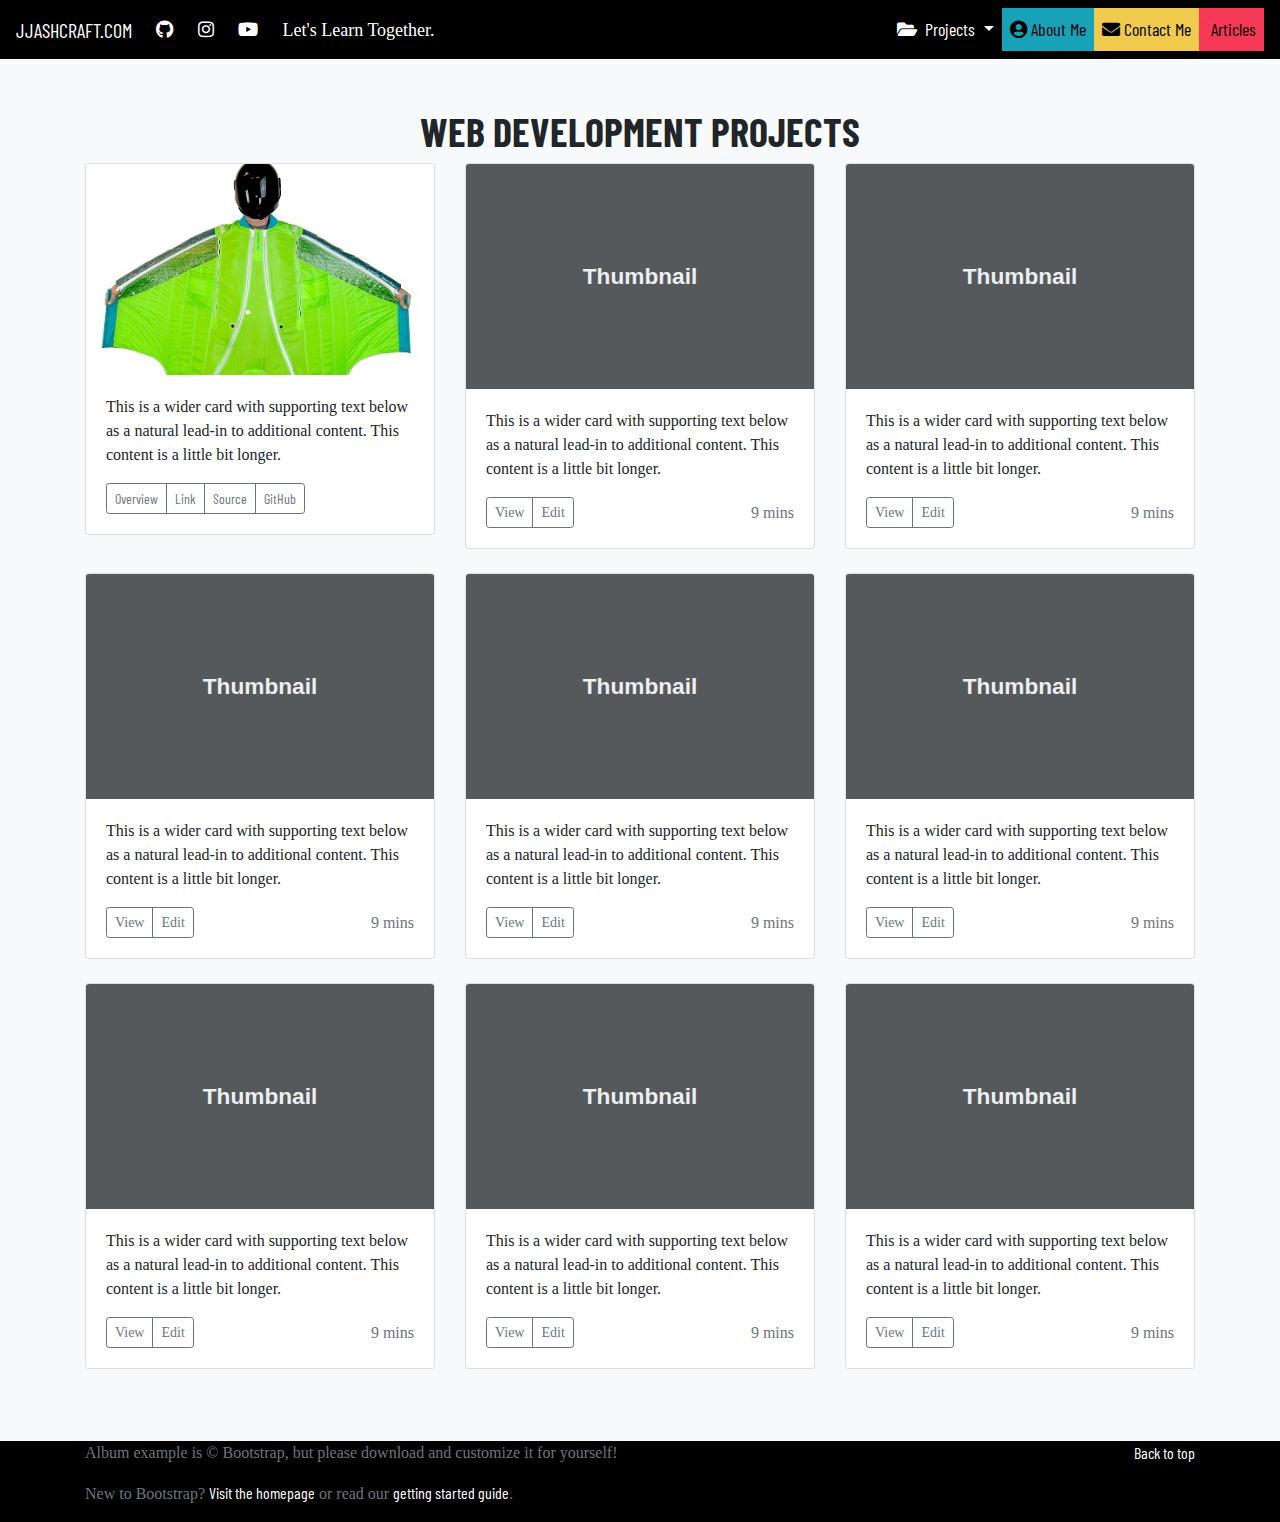
<file: development.html>
<!doctype html>
<html lang="en">
<head>
  <meta charset="utf-8">
  <meta name="viewport" content="width=device-width, initial-scale=1, shrink-to-fit=no">
  <title>JJASHCRAFT.COM</title>
  <link rel="stylesheet" href="https://maxcdn.bootstrapcdn.com/bootstrap/4.0.0/css/bootstrap.min.css" integrity="sha384-Gn5384xqQ1aoWXA+058RXPxPg6fy4IWvTNh0E263XmFcJlSAwiGgFAW/dAiS6JXm" crossorigin="anonymous">
  <link href="https://use.fontawesome.com/releases/v5.0.6/css/all.css" rel="stylesheet">
  <link href="./assets/css/album.css" rel="stylesheet" type="text/css" />
  <style>
    @import url('https://fonts.googleapis.com/css?family=Adamina|Barlow+Condensed:400,500');
  </style>
</head>

  <body>

    <header>

      <nav class="navbar navbar-expand-md navbar-dark text-nowrap static-top justify-content-end navbar-custom">
        <a class="navbar-brand" href="https://www.jjashcraft.com" https://www.jjashcraft.com>JJASHCRAFT.COM&nbsp;&nbsp;</a>
        <div class="d-inline">
          <a class="textlinks" target="_blank" href="https://github.com/JJAshcraft"><i class="fab fa-github"></i></a>
          <a class="textlinks" target="_blank" href="https://www.instagram.com/jjashcraft/"><i class="fab fa-instagram"></i></a>
          <a class="textlinks" target="_blank" href="https://www.youtube.com/c/JJASHCRAFT"><i class="fab fa-youtube"></i></a>
          <span class="text-white">Let's Learn Together.</span>
        </div>

        <button class="navbar-toggler" type="button" data-toggle="collapse" data-target="#navbarSupportedContent" aria-controls="navbarSupportedContent" aria-expanded="false" aria-label="Toggle navigation">
          <span><i class="fas fa-arrow-alt-circle-down text-danger"></i></span>
        </button>

        <div class="collapse navbar-collapse justify-content-end" id="navbarSupportedContent">
          <ul class="navbar-nav boxColors">
            <li class="nav-item dropdown">
              <a class="nav-link dropdown-toggle text-center text-white" href="#" id="navbarDropdown" role="button" data-toggle="dropdown" aria-haspopup="true" aria-expanded="false"><i class="fas fa-folder-open"></i>&nbsp;
                Projects
              </a>
              <div class="dropdown-menu" aria-labelledby="navbarDropdown">
                <a class="dropdown-item text-center" href="design.html"><i class="fas fa-pencil-alt"></i>&nbsp;Design</a>
                <a class="dropdown-item text-center" href="development.html"><i class="fas fa-code"></i>&nbsp;Development</a>


              </div>
            </li>
            <li class="nav-item">
              <a class="nav-link text-center" href="about.html"><i class="fas fa-user-circle"></i>&nbsp;About Me</span></a>
            </li>
            <li class="nav-item">
              <a class="nav-link text-center" href="contact.html"><i class="fas fa-envelope"></i>&nbsp;Contact Me</a>
            </li>
            <li class="nav-item">
              <a class="nav-link text-center" rel="noopener" target="_blank" href="https://medium.com/@jjashcraft"><i class="fas fa-document"></i>&nbsp;Articles</a>
            </li>
          </ul>
        </div>
      </nav>

    </header>

    <main role="main">


      <div class="album py-5 bg-light">
        <div class="container">
<h1 class="text-center">WEB DEVELOPMENT PROJECTS</h1>
          <div class="row">

            <div class="col-md-4">
              <div class="card mb-4 box-shadow">
                <img class="card-img-top" src="assets/img/wingsuits/wingsuit_thumb.jpg" alt="Card image cap">
                <div class="card-body">
                  <p class="card-text">This is a wider card with supporting text below as a natural lead-in to additional content. This content is a little bit longer.</p>
                  <div class="d-flex justify-content-between align-items-center">
                    <div class="btn-group">
                      <a class="btn btn-sm btn-outline-secondary" href="wingsuits.html" role="button">Overview</a>
                      <a class="btn btn-sm btn-outline-secondary" href="wingsuits.html" role="button">Link</a>
                      <a class="btn btn-sm btn-outline-secondary" href="wingsuits.html" role="button">Source</a>
                      <a class="btn btn-sm btn-outline-secondary" href="wingsuits.html" role="button">GitHub</a>
                    </div>
                    <!-- <small class="text-muted">Freelance</small> -->
                  </div>
                </div>
              </div>
            </div>
            <div class="col-md-4">
              <div class="card mb-4 box-shadow">
                <img class="card-img-top" data-src="holder.js/100px225?theme=thumb&bg=55595c&fg=eceeef&text=Thumbnail" alt="Card image cap">
                <div class="card-body">
                  <p class="card-text">This is a wider card with supporting text below as a natural lead-in to additional content. This content is a little bit longer.</p>
                  <div class="d-flex justify-content-between align-items-center">
                    <div class="btn-group">
                      <button type="button" class="btn btn-sm btn-outline-secondary">View</button>
                      <button type="button" class="btn btn-sm btn-outline-secondary">Edit</button>
                    </div>
                    <small class="text-muted">9 mins</small>
                  </div>
                </div>
              </div>
            </div>
            <div class="col-md-4">
              <div class="card mb-4 box-shadow">
                <img class="card-img-top" data-src="holder.js/100px225?theme=thumb&bg=55595c&fg=eceeef&text=Thumbnail" alt="Card image cap">
                <div class="card-body">
                  <p class="card-text">This is a wider card with supporting text below as a natural lead-in to additional content. This content is a little bit longer.</p>
                  <div class="d-flex justify-content-between align-items-center">
                    <div class="btn-group">
                      <button type="button" class="btn btn-sm btn-outline-secondary">View</button>
                      <button type="button" class="btn btn-sm btn-outline-secondary">Edit</button>
                    </div>
                    <small class="text-muted">9 mins</small>
                  </div>
                </div>
              </div>
            </div>

            <div class="col-md-4">
              <div class="card mb-4 box-shadow">
                <img class="card-img-top" data-src="holder.js/100px225?theme=thumb&bg=55595c&fg=eceeef&text=Thumbnail" alt="Card image cap">
                <div class="card-body">
                  <p class="card-text">This is a wider card with supporting text below as a natural lead-in to additional content. This content is a little bit longer.</p>
                  <div class="d-flex justify-content-between align-items-center">
                    <div class="btn-group">
                      <button type="button" class="btn btn-sm btn-outline-secondary">View</button>
                      <button type="button" class="btn btn-sm btn-outline-secondary">Edit</button>
                    </div>
                    <small class="text-muted">9 mins</small>
                  </div>
                </div>
              </div>
            </div>
            <div class="col-md-4">
              <div class="card mb-4 box-shadow">
                <img class="card-img-top" data-src="holder.js/100px225?theme=thumb&bg=55595c&fg=eceeef&text=Thumbnail" alt="Card image cap">
                <div class="card-body">
                  <p class="card-text">This is a wider card with supporting text below as a natural lead-in to additional content. This content is a little bit longer.</p>
                  <div class="d-flex justify-content-between align-items-center">
                    <div class="btn-group">
                      <button type="button" class="btn btn-sm btn-outline-secondary">View</button>
                      <button type="button" class="btn btn-sm btn-outline-secondary">Edit</button>
                    </div>
                    <small class="text-muted">9 mins</small>
                  </div>
                </div>
              </div>
            </div>
            <div class="col-md-4">
              <div class="card mb-4 box-shadow">
                <img class="card-img-top" data-src="holder.js/100px225?theme=thumb&bg=55595c&fg=eceeef&text=Thumbnail" alt="Card image cap">
                <div class="card-body">
                  <p class="card-text">This is a wider card with supporting text below as a natural lead-in to additional content. This content is a little bit longer.</p>
                  <div class="d-flex justify-content-between align-items-center">
                    <div class="btn-group">
                      <button type="button" class="btn btn-sm btn-outline-secondary">View</button>
                      <button type="button" class="btn btn-sm btn-outline-secondary">Edit</button>
                    </div>
                    <small class="text-muted">9 mins</small>
                  </div>
                </div>
              </div>
            </div>

            <div class="col-md-4">
              <div class="card mb-4 box-shadow">
                <img class="card-img-top" data-src="holder.js/100px225?theme=thumb&bg=55595c&fg=eceeef&text=Thumbnail" alt="Card image cap">
                <div class="card-body">
                  <p class="card-text">This is a wider card with supporting text below as a natural lead-in to additional content. This content is a little bit longer.</p>
                  <div class="d-flex justify-content-between align-items-center">
                    <div class="btn-group">
                      <button type="button" class="btn btn-sm btn-outline-secondary">View</button>
                      <button type="button" class="btn btn-sm btn-outline-secondary">Edit</button>
                    </div>
                    <small class="text-muted">9 mins</small>
                  </div>
                </div>
              </div>
            </div>
            <div class="col-md-4">
              <div class="card mb-4 box-shadow">
                <img class="card-img-top" data-src="holder.js/100px225?theme=thumb&bg=55595c&fg=eceeef&text=Thumbnail" alt="Card image cap">
                <div class="card-body">
                  <p class="card-text">This is a wider card with supporting text below as a natural lead-in to additional content. This content is a little bit longer.</p>
                  <div class="d-flex justify-content-between align-items-center">
                    <div class="btn-group">
                      <button type="button" class="btn btn-sm btn-outline-secondary">View</button>
                      <button type="button" class="btn btn-sm btn-outline-secondary">Edit</button>
                    </div>
                    <small class="text-muted">9 mins</small>
                  </div>
                </div>
              </div>
            </div>
            <div class="col-md-4">
              <div class="card mb-4 box-shadow">
                <img class="card-img-top" data-src="holder.js/100px225?theme=thumb&bg=55595c&fg=eceeef&text=Thumbnail" alt="Card image cap">
                <div class="card-body">
                  <p class="card-text">This is a wider card with supporting text below as a natural lead-in to additional content. This content is a little bit longer.</p>
                  <div class="d-flex justify-content-between align-items-center">
                    <div class="btn-group">
                      <button type="button" class="btn btn-sm btn-outline-secondary">View</button>
                      <button type="button" class="btn btn-sm btn-outline-secondary">Edit</button>
                    </div>
                    <small class="text-muted">9 mins</small>
                  </div>
                </div>
              </div>
            </div>
          </div>
        </div>
      </div>

    </main>

    <footer class="text-muted">
      <div class="container">
        <p class="float-right">
          <a href="#">Back to top</a>
        </p>
        <p>Album example is &copy; Bootstrap, but please download and customize it for yourself!</p>
        <p>New to Bootstrap? <a href="../../">Visit the homepage</a> or read our <a href="../../getting-started/">getting started guide</a>.</p>
      </div>
    </footer>

    <script src="https://code.jquery.com/jquery-3.2.1.slim.min.js" integrity="sha384-KJ3o2DKtIkvYIK3UENzmM7KCkRr/rE9/Qpg6aAZGJwFDMVNA/GpGFF93hXpG5KkN" crossorigin="anonymous"></script>
    <script src="https://cdnjs.cloudflare.com/ajax/libs/popper.js/1.12.9/umd/popper.min.js" integrity="sha384-ApNbgh9B+Y1QKtv3Rn7W3mgPxhU9K/ScQsAP7hUibX39j7fakFPskvXusvfa0b4Q" crossorigin="anonymous"></script>
    <script src="https://maxcdn.bootstrapcdn.com/bootstrap/4.0.0/js/bootstrap.min.js" integrity="sha384-JZR6Spejh4U02d8jOt6vLEHfe/JQGiRRSQQxSfFWpi1MquVdAyjUar5+76PVCmYl" crossorigin="anonymous"></script>

    <script src="/assets/js/wingsuit.js"></script>
      <script src="/assets/js/holder.min.js"></script>

  </body>
</html>
</file>
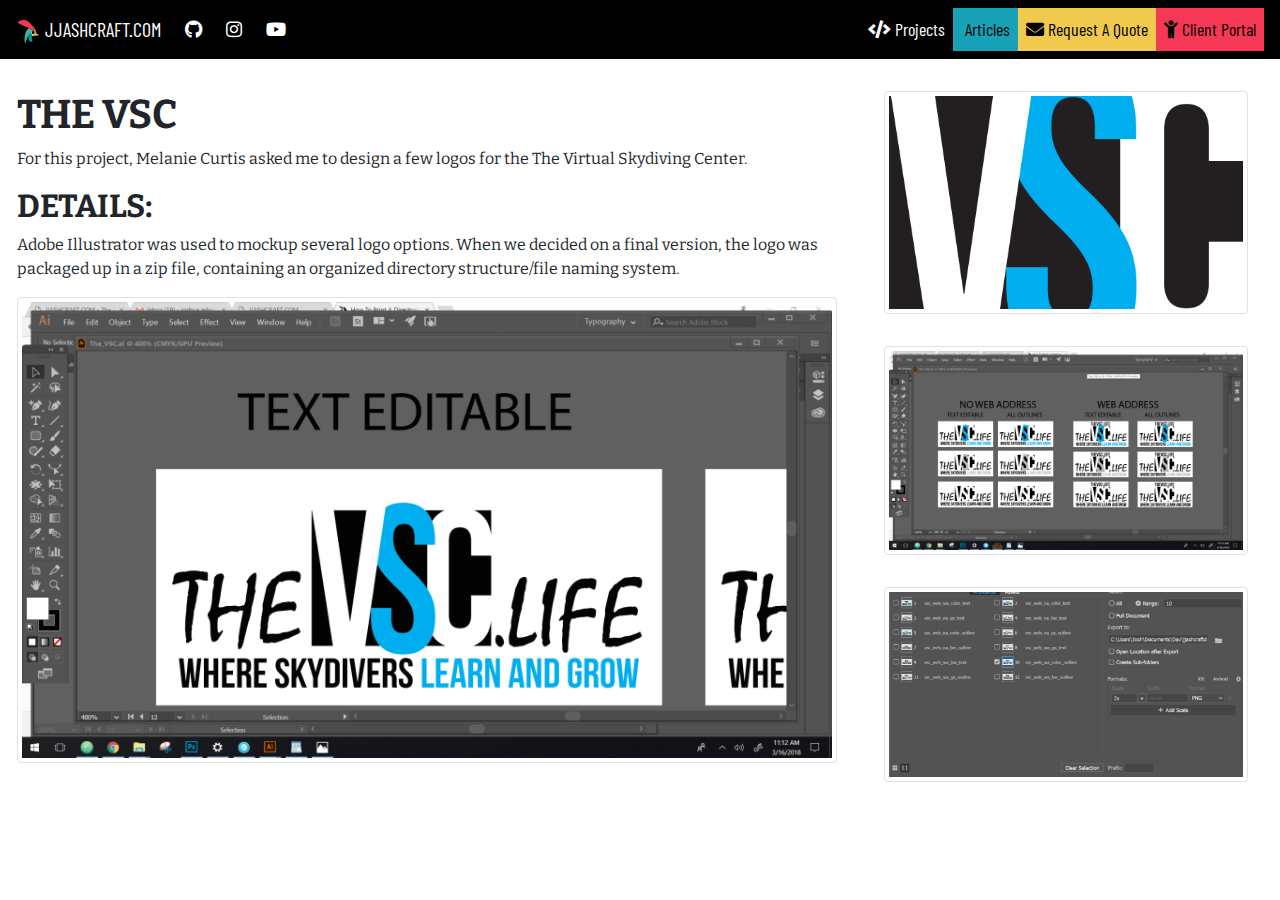
<file: vsc.html>
<!DOCTYPE html>
<html>

<head>
  <meta charset="utf-8">
  <meta name="viewport" content="width=device-width, initial-scale=1, shrink-to-fit=no">
  <title>JJASHCRAFT.COM - The VSC Project</title>
  <link rel="stylesheet" href="https://maxcdn.bootstrapcdn.com/bootstrap/4.0.0/css/bootstrap.min.css" integrity="sha384-Gn5384xqQ1aoWXA+058RXPxPg6fy4IWvTNh0E263XmFcJlSAwiGgFAW/dAiS6JXm" crossorigin="anonymous">
  <link href="https://use.fontawesome.com/releases/v5.0.6/css/all.css" rel="stylesheet">
  <link href="./assets/css/style2.css" rel="stylesheet" type="text/css" />
  <style>
    @import url('https://fonts.googleapis.com/css?family=Barlow+Condensed|Bitter|Open+Sans');
  </style>
</head>

<body>


    <nav class="navbar navbar-expand-md navbar-dark text-nowrap static-top justify-content-center navbar-custom">
      <!-- <a class="navbar-bran align-top" href="https://www.jjashcraft.com" https://www.jjashcraft.com> <img src="/assets/img/logonew.png" alt="logo" width="150px"></a> -->
      <a class="navbar-brand" href="https://www.jjashcraft.com" https://www.jjashcraft.com><img src="/assets/img/logoicon.svg" alt="logo" width="25px"> JJASHCRAFT.COM&nbsp;&nbsp;</a>
      <div class="d-inline">
        <a class="textlinks align-bottom" target="_blank" rel="noopener" href="https://github.com/JJAshcraft"><i class="fab fa-github"></i></a>
        <a class="textlinks align-bottom" target="_blank" rel="noopener" href="https://www.instagram.com/jjashcraft/"><i class="fab fa-instagram"></i></a>
        <a class="textlinks align-bottom" target="_blank" rel="noopener" href="https://www.youtube.com/c/JJASHCRAFT"><i class="fab fa-youtube"></i></a>

      </div>


        <button class="navbar-toggler" type="button" data-toggle="collapse" data-target="#navbarSupportedContent" aria-controls="navbarSupportedContent" aria-expanded="false" aria-label="Toggle navigation">
            <span><i class="fas fa-arrow-alt-circle-down text-danger"></i></span>
          </button>

        <div class="collapse navbar-collapse justify-content-end" id="navbarSupportedContent">
          <ul class="navbar-nav boxColors">
            <!-- <li class="nav-item dropdown"> -->
            <a class="nav-link text-center text-white" href="projects.html" role="button" aria-haspopup="true" aria-expanded="false"><i class="fas fa-code"></i>&nbsp;Projects</a>
            </li>
            <li class="nav-item">
              <a class="nav-link text-center" rel="noopener" target="_blank" href="https://medium.com/@jjashcraft"><i class="fas fa-document"></i>&nbsp;Articles</a>
            </li>
            <li class="nav-item">
              <a class="nav-link text-center" href="contact.html"><i class="fas fa-envelope"></i>&nbsp;Request A Quote</a>
            </li>
            <li class="nav-item">
              <a class="nav-link text-center" target="_blank" rel="noopener" href="https://hello.dubsado.com/public/client/portal/5aa6a4d07341702b89ccb3b5"><i class="fas fa-child"></i>&nbsp;Client Portal</a>
            </li>
          </ul>
        </div>
      </nav>


      <div class="container-fluid p-3">
        <div class="row d-flex">

          <div class="firstColumn p-3 col-sm-8 p-3">


            <h1 class="text-uppercase font-weight-bold">The VSC</h1>
            <p>For this project, Melanie Curtis asked me to design a few logos for the The Virtual Skydiving Center.

              <h2 class="text-uppercase font-weight-bold">Details:</h2>

              <p>Adobe Illustrator was used to mockup several logo options. When we decided on a final version, the logo was packaged up in a zip file, containing an organized directory structure/file naming system.</p>
    <img class="img-thumbnail" src="assets\img\vsc\overview2.png">
        </div>
        <div class="col-sm-4">

          <div class="col-sm-12 p-3">
            <img class="img-thumbnail" src="assets\img\vsc_ol.png">
          </div>

    <div class="col-sm-12 p-3">
      <img class="img-thumbnail" src="assets\img\vsc\overview.png">
    </div>

    <div class="col-sm-12 p-3">
      <img class="img-thumbnail" src="assets\img\vsc\overview3.png">
    </div>
        </div>

        </div>

      </div>

  <script src="https://code.jquery.com/jquery-3.2.1.slim.min.js" integrity="sha384-KJ3o2DKtIkvYIK3UENzmM7KCkRr/rE9/Qpg6aAZGJwFDMVNA/GpGFF93hXpG5KkN" crossorigin="anonymous"></script>
  <script src="https://cdnjs.cloudflare.com/ajax/libs/popper.js/1.12.9/umd/popper.min.js" integrity="sha384-ApNbgh9B+Y1QKtv3Rn7W3mgPxhU9K/ScQsAP7hUibX39j7fakFPskvXusvfa0b4Q" crossorigin="anonymous"></script>
  <script src="https://maxcdn.bootstrapcdn.com/bootstrap/4.0.0/js/bootstrap.min.js" integrity="sha384-JZR6Spejh4U02d8jOt6vLEHfe/JQGiRRSQQxSfFWpi1MquVdAyjUar5+76PVCmYl" crossorigin="anonymous"></script>
  <cript src="https://cdn.jsdelivr.net/npm/typeit@VERSION_NUMBER/dist/typeit.min.js">
    </script>

    <script src="/assets/js/wingsuit.js"></script>

</body>

</html>
</file>
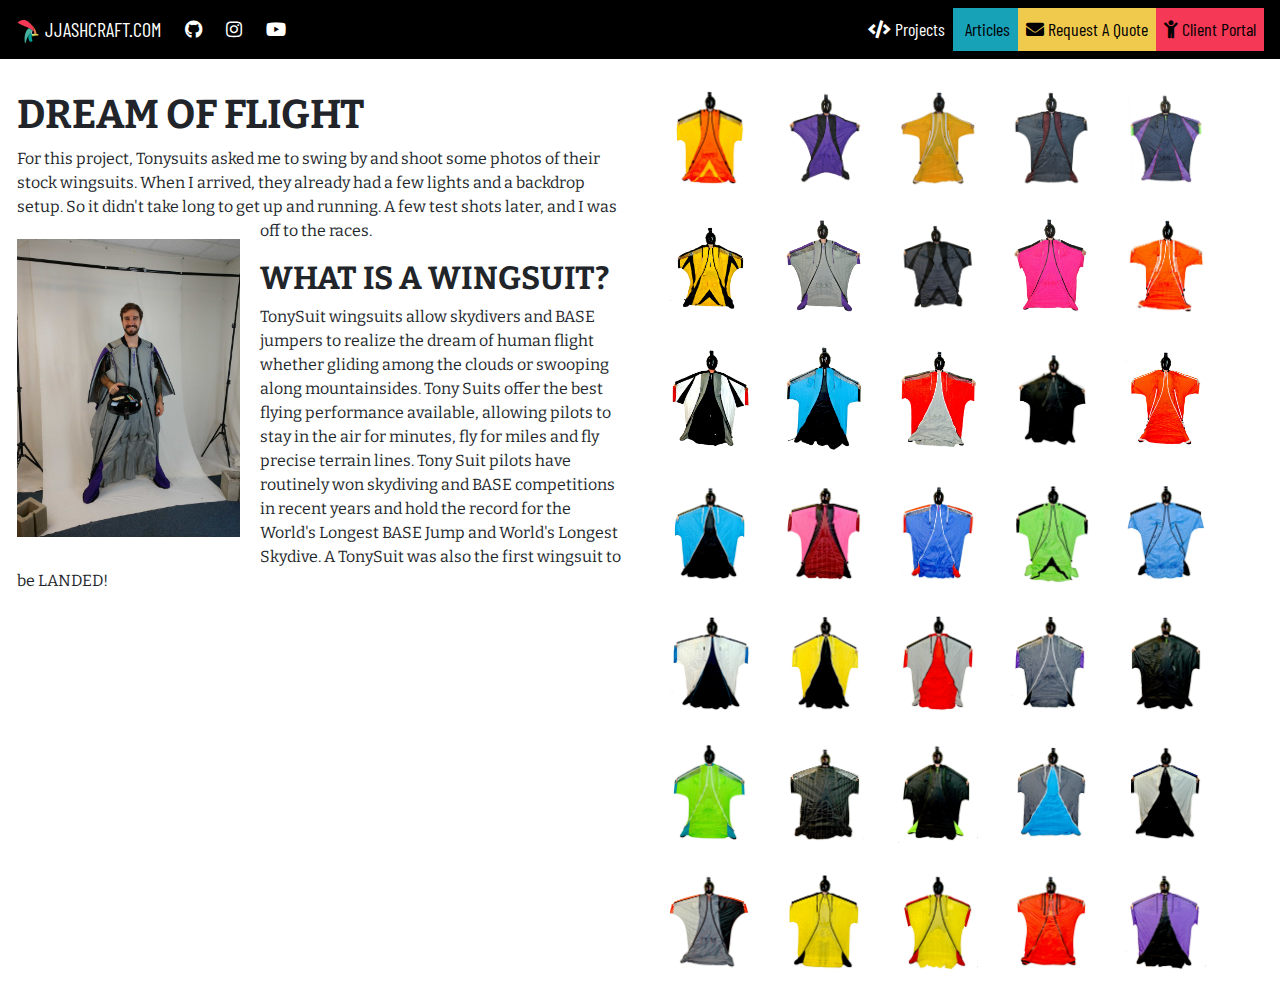
<file: wingsuits.html>
<!DOCTYPE html>
<html>

<head>
  <meta charset="utf-8">
  <meta name="viewport" content="width=device-width, initial-scale=1, shrink-to-fit=no">
  <title>JJASHCRAFT.COM</title>
  <link rel="stylesheet" href="https://maxcdn.bootstrapcdn.com/bootstrap/4.0.0/css/bootstrap.min.css" integrity="sha384-Gn5384xqQ1aoWXA+058RXPxPg6fy4IWvTNh0E263XmFcJlSAwiGgFAW/dAiS6JXm" crossorigin="anonymous">
  <link href="https://use.fontawesome.com/releases/v5.0.6/css/all.css" rel="stylesheet">
  <link href="./assets/css/style2.css" rel="stylesheet" type="text/css" />
  <style>
    @import url('https://fonts.googleapis.com/css?family=Barlow+Condensed|Bitter|Open+Sans');
  </style>
</head>

<body>


    <nav class="navbar navbar-expand-md navbar-dark text-nowrap static-top justify-content-center navbar-custom">
      <!-- <a class="navbar-bran align-top" href="https://www.jjashcraft.com" https://www.jjashcraft.com> <img src="/assets/img/logonew.png" alt="logo" width="150px"></a> -->
      <a class="navbar-brand" href="https://www.jjashcraft.com" https://www.jjashcraft.com><img src="/assets/img/logoicon.svg" alt="logo" width="25px"> JJASHCRAFT.COM&nbsp;&nbsp;</a>
      <div class="d-inline">
        <a class="textlinks align-bottom" target="_blank" rel="noopener" href="https://github.com/JJAshcraft"><i class="fab fa-github"></i></a>
        <a class="textlinks align-bottom" target="_blank" rel="noopener" href="https://www.instagram.com/jjashcraft/"><i class="fab fa-instagram"></i></a>
        <a class="textlinks align-bottom" target="_blank" rel="noopener" href="https://www.youtube.com/c/JJASHCRAFT"><i class="fab fa-youtube"></i></a>

      </div>


        <button class="navbar-toggler" type="button" data-toggle="collapse" data-target="#navbarSupportedContent" aria-controls="navbarSupportedContent" aria-expanded="false" aria-label="Toggle navigation">
            <span><i class="fas fa-arrow-alt-circle-down text-danger"></i></span>
          </button>

        <div class="collapse navbar-collapse justify-content-end" id="navbarSupportedContent">
          <ul class="navbar-nav boxColors">
            <!-- <li class="nav-item dropdown"> -->
            <a class="nav-link text-center text-white" href="projects.html" role="button" aria-haspopup="true" aria-expanded="false"><i class="fas fa-code"></i>&nbsp;Projects</a>
            </li>
            <li class="nav-item">
              <a class="nav-link text-center" rel="noopener" target="_blank" href="https://medium.com/@jjashcraft"><i class="fas fa-document"></i>&nbsp;Articles</a>
            </li>
            <li class="nav-item">
              <a class="nav-link text-center" href="contact.html"><i class="fas fa-envelope"></i>&nbsp;Request A Quote</a>
            </li>
            <li class="nav-item">
              <a class="nav-link text-center" target="_blank" rel="noopener" href="https://hello.dubsado.com/public/client/portal/5aa6a4d07341702b89ccb3b5"><i class="fas fa-child"></i>&nbsp;Client Portal</a>
            </li>
          </ul>
        </div>
      </nav>

  <div class="container-fluid p-3">
    <div class="row">

      <div class="firstColumn p-3 col-sm-12 col-md-6">


        <h1 class="text-uppercase font-weight-bold">Dream of flight</h1>
        <p>For this project, Tonysuits asked me to swing by and shoot some photos of their stock wingsuits. When I arrived, they already had a few lights and a backdrop setup. So it didn't take long to get up and running. A few test shots later, and I was
          off to the races.
          <img class="float-left profileImage" src="assets\img\before.jpg">
          <h2 class="text-uppercase font-weight-bold">What Is A Wingsuit?</h2>

          <p>TonySuit wingsuits allow skydivers and BASE jumpers to realize the dream of human flight whether gliding among the clouds or swooping along mountainsides. Tony Suits offer the best flying performance available, allowing pilots to stay in the
            air for minutes, fly for miles and fly precise terrain lines. Tony Suit pilots have routinely won skydiving and BASE competitions in recent years and hold the record for the World's Longest BASE Jump and World's Longest Skydive. A TonySuit
            was also the first wingsuit to be LANDED!</p>

      </div>






      <!-- <div class="row"> -->


      <div class=" wingsuitColumn col-md-6">
        <img class="mainImage" src="assets\img\wingsuits\29_X3_OrangeYellowBlack-min.jpg" tabindex="0">
        <img class="mainImage" src="assets\img\wingsuits\2_TBird2_PurpleBlack-min.jpg" tabindex="0">
        <img class="mainImage" src="assets\img\wingsuits\4_RBird_YellowWhite-min.jpg" tabindex="0">
        <img class="mainImage" src="assets\img\wingsuits\5_RBird2_BurgandyCharcoal-min.jpg" tabindex="0">
        <img class="mainImage" src="assets\img\wingsuits\6_RBirdPro_NavyPurpleGreen-min.jpg" tabindex="0">
        <img class="mainImage" src="assets\img\wingsuits\7_FogHead_YellowBlack-min.jpg" tabindex="0">
        <img class="mainImage" src="assets\img\wingsuits\8_RBirdPro_PurpleGrayBlack-min.jpg" tabindex="0">
        <img class="mainImage" src="assets\img\wingsuits\9_X2_CharcoalBlack-min.jpg" tabindex="0">
        <img class="mainImage" src="assets\img\wingsuits\10_J8_PinkBlack-min.jpg" tabindex="0">
        <img class="mainImage" src="assets\img\wingsuits\11_SBird_OrangeWhite-min.jpg" tabindex="0">
        <img class="mainImage" src="assets\img\wingsuits\13_X2_WhiteNavyRed-min.jpg" tabindex="0">
        <img class="mainImage" src="assets\img\wingsuits\14_Jedei2_BlueBlack-min.jpg" tabindex="0">
        <img class="mainImage" src="assets\img\wingsuits\15_JedeiProto_RedGrey-min.jpg" tabindex="0">
        <img class="mainImage" src="assets\img\wingsuits\16_J7_BlackGrey-min.jpg" tabindex="0">
        <img class="mainImage" src="assets\img\wingsuits\17_Sbird_OrangeWhite-min.jpg" tabindex="0">
        <img class="mainImage" src="assets\img\wingsuits\18_Jedei1_BlueBlack-min.jpg" tabindex="0">
        <img class="mainImage" src="assets\img\wingsuits\19_XBirdPlus_PinkMaroonBlack-min.jpg" tabindex="0">
        <img class="mainImage" src="assets\img\wingsuits\20_X3_BlueRed-min.jpg" tabindex="0">
        <img class="mainImage" src="assets\img\wingsuits\22_XBird_GreenBlack-min.jpg" tabindex="0">
        <img class="mainImage" src="assets\img\wingsuits\23_XBird_BlueBlack-min.jpg" tabindex="0">
        <img class="mainImage" src="assets\img\wingsuits\24_Rebel2_NavyWhiteBlue-min.jpg" tabindex="0">
        <img class="mainImage" src="assets\img\wingsuits\25_Jedei_YellowBlack-min.jpg" tabindex="0">
        <img class="mainImage" src="assets\img\wingsuits\26_Rebel2_GrayRed-min.jpg" tabindex="0">
        <img class="mainImage" src="assets\img\wingsuits\27_ApacheRebel_GrayPurple-min.jpg" tabindex="0">
        <img class="mainImage" src="assets\img\wingsuits\28_Jedei3_BlackGreenlogo-min.jpg" tabindex="0">
        <img class="mainImage" src="assets\img\wingsuits\30_Scorpion_GreenTeal-min.jpg" tabindex="0">
        <img class="mainImage" src="assets\img\wingsuits\31_Jedei2_Black-min.jpg" tabindex="0">
        <img class="mainImage" src="assets\img\wingsuits\32_Jedei3TT_BlackGreen-min.jpg" tabindex="0">
        <img class="mainImage" src="assets\img\wingsuits\33_ApacheX_GrayBlueWhite-min.jpg" tabindex="0">
        <img class="mainImage" src="assets\img\wingsuits\34_ApacheX_WhiteNavyBlack-min.jpg" tabindex="0">
        <img class="mainImage" src="assets\img\wingsuits\35_RBird2_CharcoalRedBlack-min.jpg" tabindex="0">
        <img class="mainImage" src="assets\img\wingsuits\36_ApacheRebel_BlackYellow-min.jpg" tabindex="0">
        <img class="mainImage" src="assets\img\wingsuits\37_RebelFreebird_YellowRed-min.jpg" tabindex="0">
        <img class="mainImage" src="assets\img\wingsuits\38_RBirdPro2_WickedRed-min.jpg" tabindex="0">
        <img class="mainImage" src="assets\img\wingsuits\39_Jedei3_BlackPurple-min.jpg" tabindex="0">




      </div>


    </div>
    <!-- </div> -->
  </div>

  <script src="https://code.jquery.com/jquery-3.2.1.slim.min.js" integrity="sha384-KJ3o2DKtIkvYIK3UENzmM7KCkRr/rE9/Qpg6aAZGJwFDMVNA/GpGFF93hXpG5KkN" crossorigin="anonymous"></script>
  <script src="https://cdnjs.cloudflare.com/ajax/libs/popper.js/1.12.9/umd/popper.min.js" integrity="sha384-ApNbgh9B+Y1QKtv3Rn7W3mgPxhU9K/ScQsAP7hUibX39j7fakFPskvXusvfa0b4Q" crossorigin="anonymous"></script>
  <script src="https://maxcdn.bootstrapcdn.com/bootstrap/4.0.0/js/bootstrap.min.js" integrity="sha384-JZR6Spejh4U02d8jOt6vLEHfe/JQGiRRSQQxSfFWpi1MquVdAyjUar5+76PVCmYl" crossorigin="anonymous"></script>
  <cript src="https://cdn.jsdelivr.net/npm/typeit@VERSION_NUMBER/dist/typeit.min.js">
    </script>

    <script src="/assets/js/wingsuit.js"></script>

</body>

</html>
</file>
<file: assets/css/album.css>
body {
  background-color: black;
  font-family: Bitter;
  font-size: 20px;
}

body li {
  list-style: none;
}

.imagemod img {
  max-width: 100%;
  max-height: 100%;
}

.navbar-custom {
  background-color: black;
  font-size: 18px;
}

a {
  font-family: Barlow Condensed;
  color: white;
}

a:hover {
  font-family: Barlow Condensed;
  color: grey;
}

.darklinks a {
  font-family: Barlow Condensed;
  color: black;
}

.darklinks a:hover {
  font-family: Barlow Condensed;
  color: grey;
}

h1 {
  font-family: 'Barlow Condensed', sans-serif;
  font-weight: bold;
}

h2 {
  font-family: 'Barlow Condensed', sans-serif;
  font-weight: bold;
}

h3 {
  font-family: 'Barlow Condensed', sans-serif;
  font-weight: bold;
}

h4 {
  font-family: 'Bitter', sans-serif;
}

p {
  font-family: 'Bitter', serif;
  font-size: 16px;
}
.overlayHR {
  background-color: white;
}
.inlineHeading {
  font-size: 24px;
  font-weight: bold;
  font-family: Bitter;
}

.projectBoxes {
  list-style: none;
  color: white;
  font-size: 30px;
  font-family: 'Barlow Condensed', sans-serif;
  text-align: center;
  padding: 5px;
  margin: 5px;
}

.navbar .navbar-text a {
  color: black;
}

.navbar .navbar-nav .nav-link {
  color: black;
}

.navbar .navbar-nav .nav-link .white {
  color: white;
}

.boxColors li:nth-child(2) {
  background-color: #17A2B8;
}

.boxColors li:nth-child(3) {
  background-color: #F0CA4D;
}

.boxColors li:nth-child(4) {
  background-color: #F53855;
}

.boxColors li:nth-child(5) {
  background-color: #F53855;
}

.navbar-custom .dropdown-menu {
  background-color: black;
  border-radius: 0;
}

.navbar-custom .dropdown-item {
  color: #ffffff;
}

.navbar-custom .dropdown-item:hover, .navbar-custom .dropdown-item:focus {
  color: white;
  background-color: rgba(255, 255, 255, .5);
}

.textlinks {
  padding-right: 20px;
}

.smallImage {
  width: 100px;
}

.profileImage {
  width: 100%;
}

.mpnone {
  margin: 0;
  padding: 0;
}

.fontFam {
  font-family: Barlow Condensed, san serif;
}

/* new gallery css below */

#rig {
  max-width: 100%;
  margin: 0 auto;
  /*center aligned*/
  padding: 0;
  font-size: 0;
  /* Remember to change it back to normal font size if have captions */
  list-style: none;
  background-color: #000;
  height: 100vh;
}

#rig div {
  display: inline-block;
  *display: inline;
  /*for IE6 - IE7*/
  width: 25%;
  vertical-align: middle;
  box-sizing: border-box;
  margin: 0;
  padding: 0;
}

/* The wrapper for each item */

.rig-cell {
  /*margin:12px;
    box-shadow:0 0 6px rgba(0,0,0,0.3);*/
  display: block;
  position: relative;
  overflow: hidden;
}

/* If have the image layer */

.rig-img {
  display: block;
  width: 100%;
  height: auto;
  border: none;
  transform: scale(1);
  transition: all 1s;
}

#rig div:hover .rig-img {
  transform: scale(1.05);
}

/* If have the overlay layer */

.rig-overlay {
  position: absolute;
  display: block;
  top: 0;
  left: 0;
  bottom: 0;
  right: 0;
  margin: auto;
  background: #000 url(img/link.png) no-repeat center 20%;
  background-size: 50px 50px;
  opacity: 0;
  filter: alpha(opacity=0);
  /*For IE6 - IE8*/
  transition: all 0.6s;
}

#rig div:hover .rig-overlay {
  opacity: 0.8;
}

/* If have captions */

.rig-text {
  display: block;
  padding: 0 30px;
  box-sizing: border-box;
  position: absolute;
  left: 0;
  width: 100%;
  text-align: center;

  font-size: 18px;
  font-weight: bold;
  font-family: 'Bitter', sans-serif;
  top: 40%;
  color: white;
  opacity: 0;
  filter: alpha(opacity=0);
  /*For older IE*/
  transform: translateY(-20px);
  transition: all .3s;
}

#rig div:hover .rig-text {
  transform: translateY(0px);
  opacity: 0.9;
}

@media (max-width: 9000px) {
  #rig div {
    width: 33.33%;
  }
}

@media (max-width: 1400px) {
  #rig div {
    width: 33.33%;
  }
}

@media (max-width: 800px) {
  #rig div {
    width: 50%;
  }
}

@media (max-width: 500px) {
  #rig div {
    width: 100%;
  }
}
</file>
<file: assets/css/style2.css>
body {
  background-color: white;
  list-style: none;
  font-family: Bitter;
  font-size: 20px;
}
body li {
  list-style: none;
}
.imagemod img {
  max-width: 100%;
  max-height: 100%;
}

.navbar-custom {
  background-color: black;
  font-size: 18px;
}

a {
  font-family: Barlow Condensed;
  color: white;
}

a:hover {
  font-family: Barlow Condensed;
  color: grey;
}

.darklinks a {
  font-family: Barlow Condensed;
  color: black;
}
.darklinks a:hover {
  font-family: Barlow Condensed;
  color: grey;
}

h1 {
  font-family: 'Bitter', sans-serif;
    font-weight: bold;
}

h2 {
  font-family: 'Bitter', sans-serif;
    font-weight: bold;
}

h3 {
  font-family: 'Bitter', sans-serif;
    font-weight: bold;
}

h4 {
  font-family: 'Bitter', sans-serif;
}

p {
  font-family: 'Bitter', serif;
  font-size: 16px;
}
.inlineHeading {
  font-size: 24px;
  font-weight: bold;
  font-family: Bitter;
}


.projectBoxes {
  list-style: none;
  color: white;
  font-size: 30px;
  font-family: 'Barlow Condensed', sans-serif;
  text-align: center;
  padding: 5px;
  margin: 5px;
}

.navbar .navbar-text a {
  color: black;
}

.navbar .navbar-nav .nav-link {
  color: black;
}

.navbar .navbar-nav .nav-link .white {
  color: white;
}

.boxColors li:nth-child(2) {
  background-color: #17A2B8;
}

.boxColors li:nth-child(3) {
  background-color: #F0CA4D;
}

.boxColors li:nth-child(4) {
  background-color: #F53855;
}

.boxColors li:nth-child(5) {
  background-color: #F53855;
}

.navbar-custom .dropdown-menu {
  background-color: black;
  border-radius: 0;
}

.navbar-custom .dropdown-item {
  color: #ffffff;
}

.navbar-custom .dropdown-item:hover, .navbar-custom .dropdown-item:focus {
  color: white;
  background-color: rgba(255, 255, 255, .5);
}

.textlinks {
  padding-right: 20px;
}


.smallImage {
  width: 100px;
}

.profileImage {
  width: 100%;
}
.mpnone {
  margin: 0;
  padding: 0;
}

.gallery {
  -webkit-column-count: 2;
  -moz-column-count: 2;
  column-count: 2;
  -ms-column-count: 2;
  margin: 10px;
  transition: scale 2s ease-in;
}

.wingsuitColumn img:not(.profileImage) {
  width: 100px;
  padding: 10px;
  margin: 5px;
}

.smallImage {
  width: 100px;
}

.wingsuitColumn img:focus {
  width: 300px;
  outline: none;
}
.profileImage {
  width: 40%;
  padding: 20px 20px 20px 0;
}
.projectImage {
  max-width: 300px;
  min-width: 100px;
}
.hover04 img {
	width: 400px;
	height: auto;
	-webkit-transition: .3s ease-in-out;
	transition: .3s ease-in-out;
}
.hover04:hover img {
	width: 300px;
}
.fontFam {
  font-family: 'barlow condensed', sans-serif !important;
}
.formWrapper {
 position: relative;
 padding-bottom: 100%;
 /* 16:9 */
 padding-top: 25px;
 height: 0;
 overflow: scroll;
 width: 100%;
 }

.formWrapper iframe {
 position: absolute;
 top: 0;
 left: 0;
 width: 100%;
height: 100%;
 }
</file>
